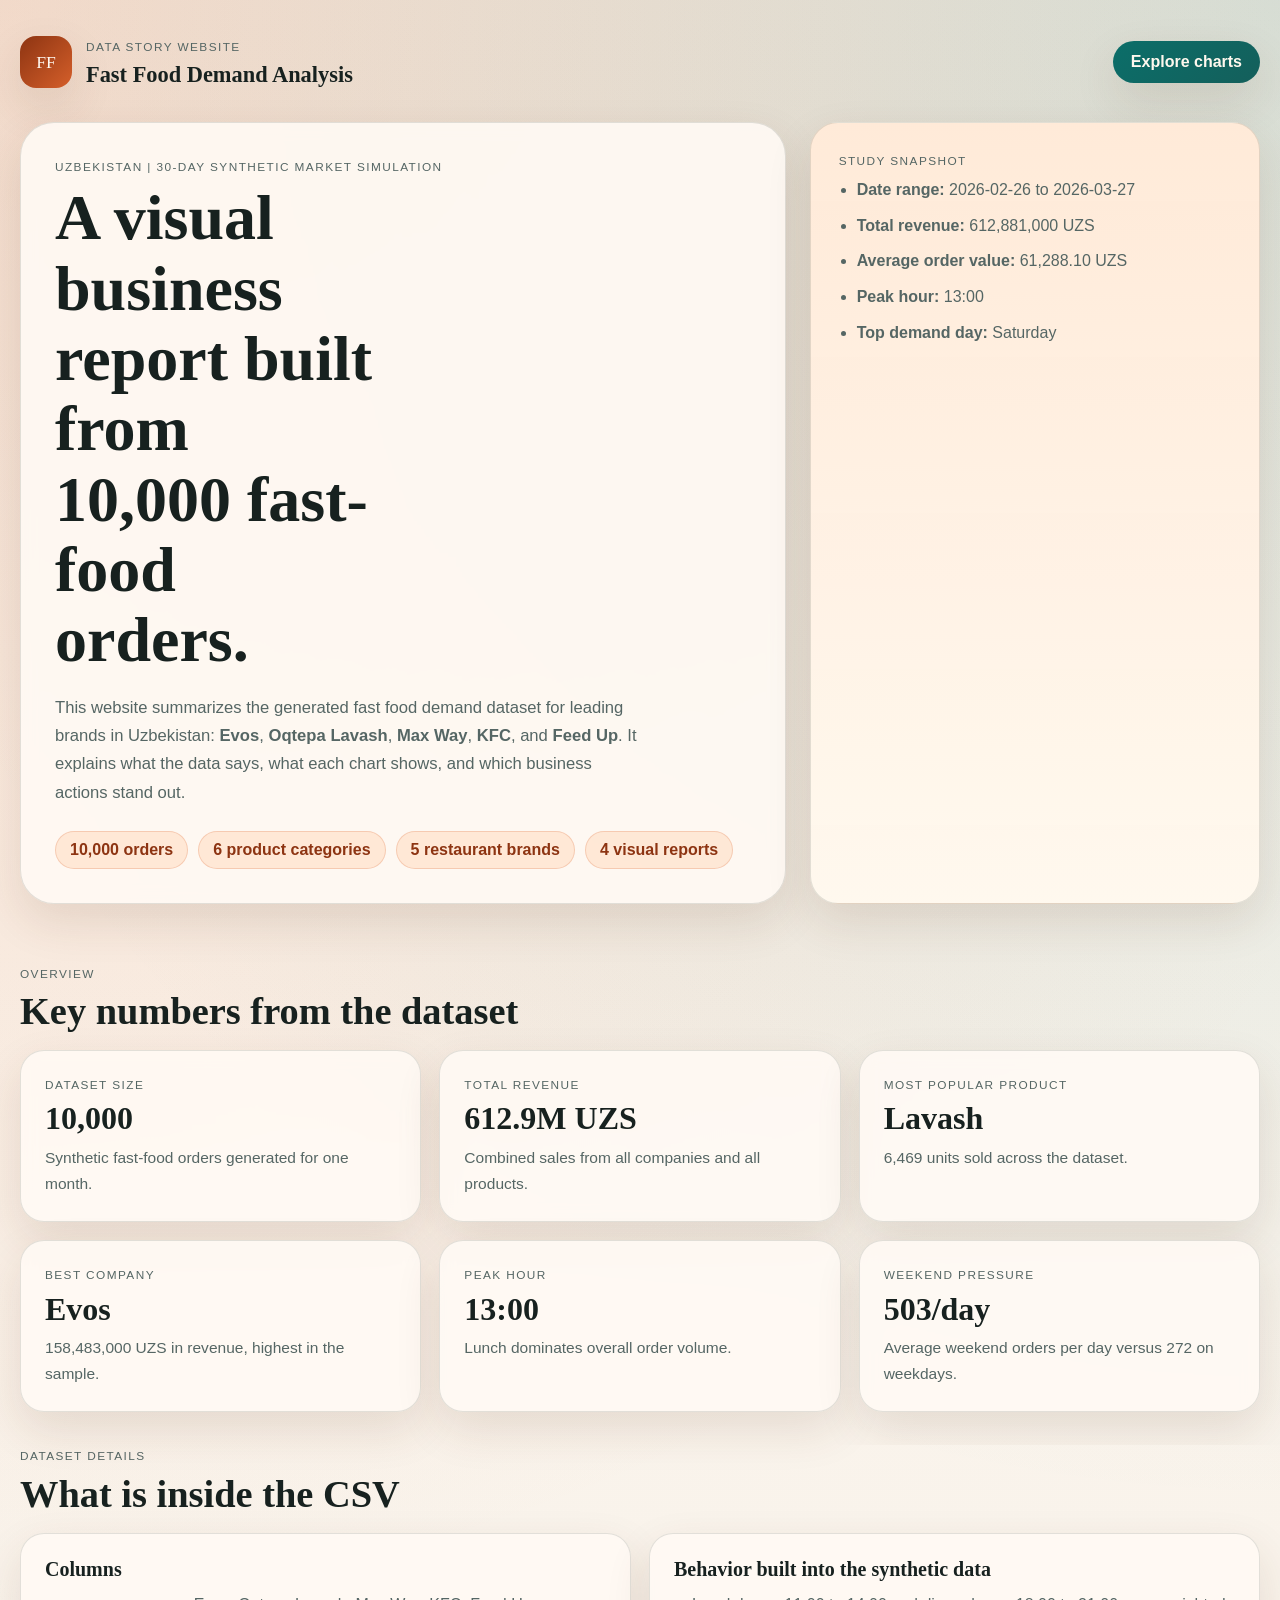
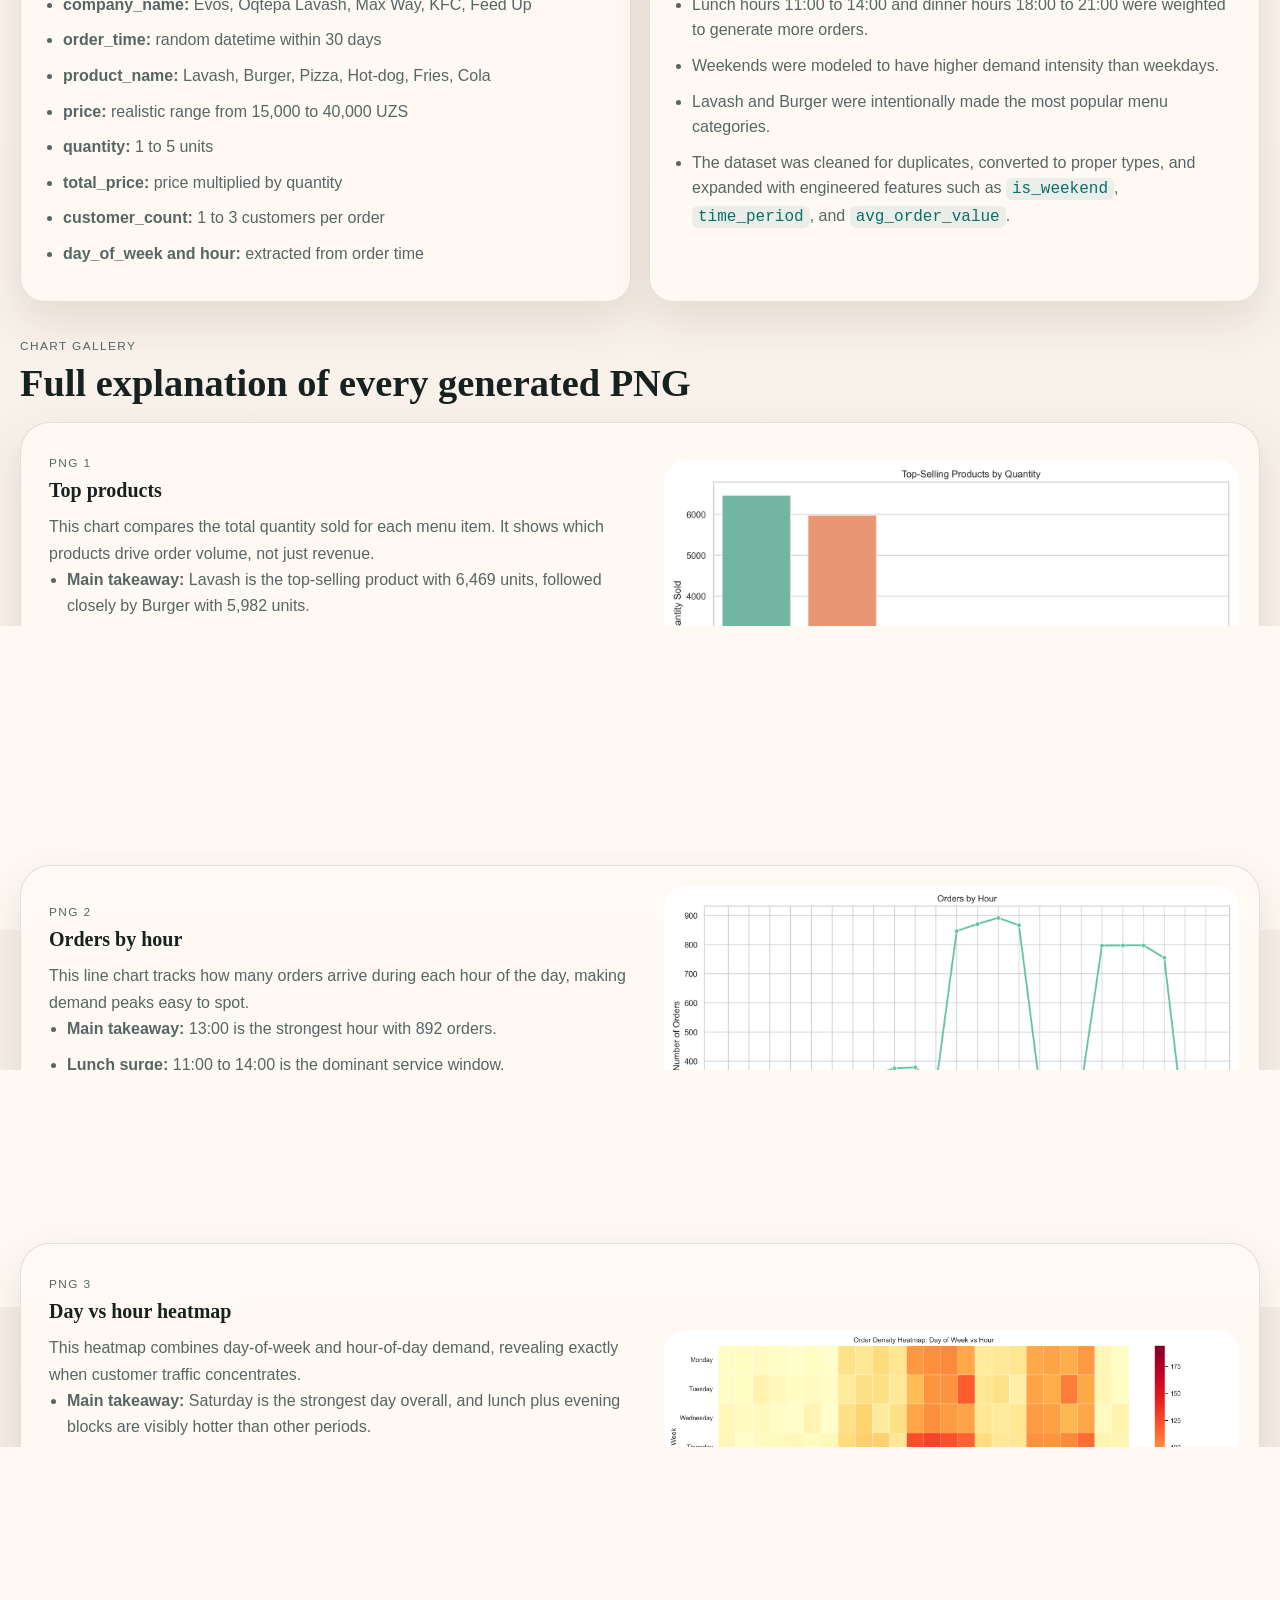
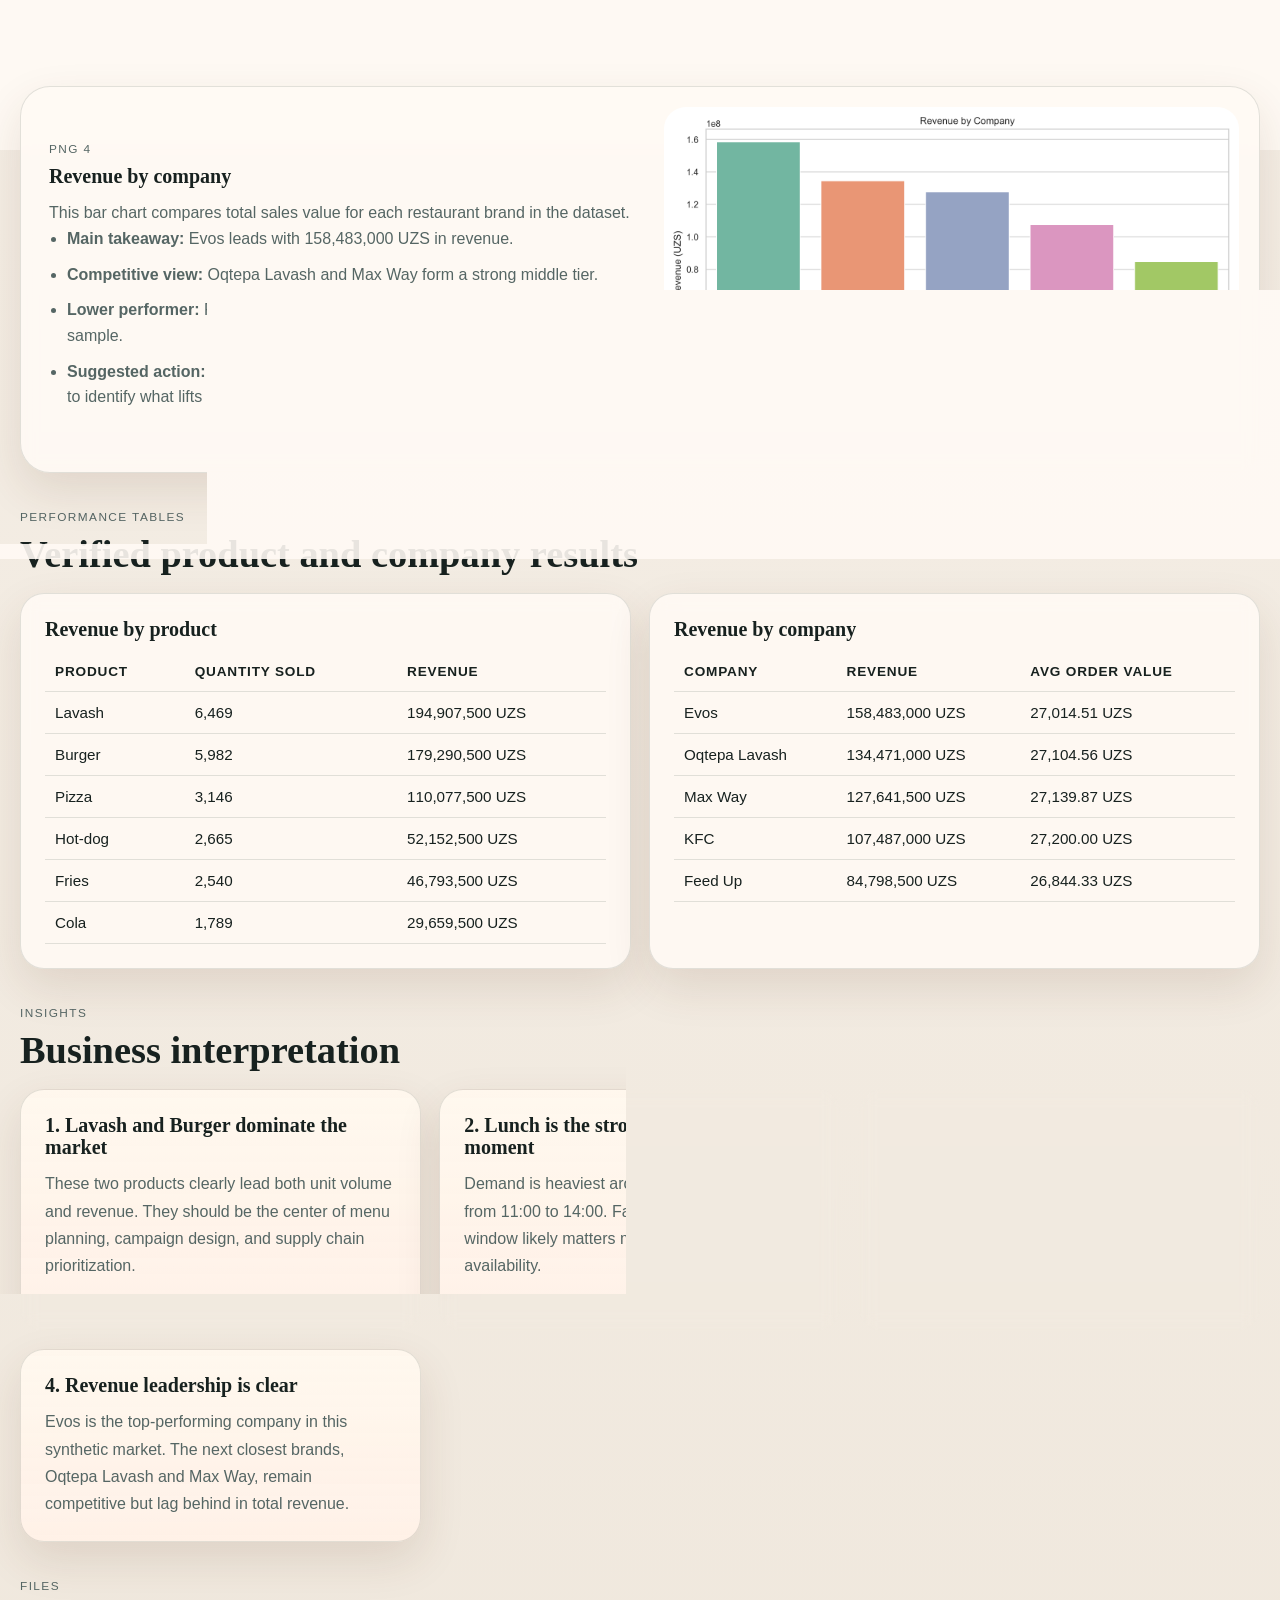
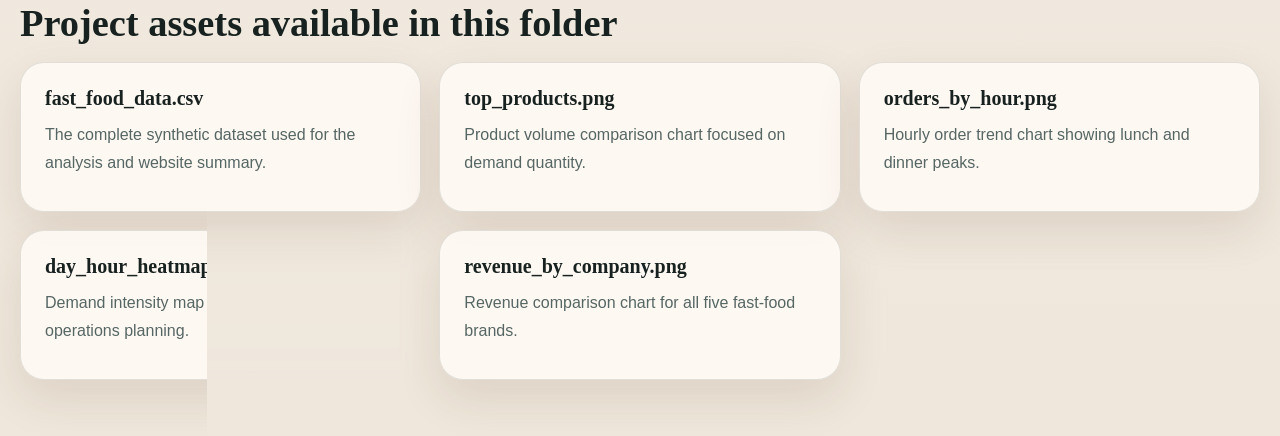
<file: index.html>
<!DOCTYPE html>
<html lang="en">
<head>
    <meta charset="UTF-8">
    <meta name="viewport" content="width=device-width, initial-scale=1.0">
    <title>Fast Food Demand Analysis | Uzbekistan Synthetic Dataset</title>
    <link rel="stylesheet" href="styles.css">
</head>
<body>
    <div class="page-shell">
        <header class="hero">
            <nav class="topbar">
                <div class="brand">
                    <span class="brand-mark">FF</span>
                    <div>
                        <p class="eyebrow">Data Story Website</p>
                        <h1>Fast Food Demand Analysis</h1>
                    </div>
                </div>
                <a class="cta-link" href="#charts">Explore charts</a>
            </nav>

            <div class="hero-grid">
                <section class="hero-copy">
                    <p class="section-tag">Uzbekistan | 30-day synthetic market simulation</p>
                    <h2>A visual business report built from 10,000 fast-food orders.</h2>
                    <p class="lead">
                        This website summarizes the generated fast food demand dataset for leading brands in Uzbekistan:
                        <strong>Evos</strong>, <strong>Oqtepa Lavash</strong>, <strong>Max Way</strong>, <strong>KFC</strong>, and <strong>Feed Up</strong>.
                        It explains what the data says, what each chart shows, and which business actions stand out.
                    </p>

                    <div class="hero-pills">
                        <span>10,000 orders</span>
                        <span>6 product categories</span>
                        <span>5 restaurant brands</span>
                        <span>4 visual reports</span>
                    </div>
                </section>

                <aside class="hero-panel">
                    <p class="panel-title">Study snapshot</p>
                    <ul class="snapshot-list">
                        <li><strong>Date range:</strong> 2026-02-26 to 2026-03-27</li>
                        <li><strong>Total revenue:</strong> 612,881,000 UZS</li>
                        <li><strong>Average order value:</strong> 61,288.10 UZS</li>
                        <li><strong>Peak hour:</strong> 13:00</li>
                        <li><strong>Top demand day:</strong> Saturday</li>
                    </ul>
                </aside>
            </div>
        </header>

        <main>
            <section class="metrics section-block" id="overview">
                <div class="section-heading">
                    <p class="section-tag">Overview</p>
                    <h3>Key numbers from the dataset</h3>
                </div>

                <div class="metric-grid">
                    <article class="metric-card">
                        <p class="metric-label">Dataset size</p>
                        <h4>10,000</h4>
                        <p class="metric-note">Synthetic fast-food orders generated for one month.</p>
                    </article>
                    <article class="metric-card">
                        <p class="metric-label">Total revenue</p>
                        <h4>612.9M UZS</h4>
                        <p class="metric-note">Combined sales from all companies and all products.</p>
                    </article>
                    <article class="metric-card">
                        <p class="metric-label">Most popular product</p>
                        <h4>Lavash</h4>
                        <p class="metric-note">6,469 units sold across the dataset.</p>
                    </article>
                    <article class="metric-card">
                        <p class="metric-label">Best company</p>
                        <h4>Evos</h4>
                        <p class="metric-note">158,483,000 UZS in revenue, highest in the sample.</p>
                    </article>
                    <article class="metric-card">
                        <p class="metric-label">Peak hour</p>
                        <h4>13:00</h4>
                        <p class="metric-note">Lunch dominates overall order volume.</p>
                    </article>
                    <article class="metric-card">
                        <p class="metric-label">Weekend pressure</p>
                        <h4>503/day</h4>
                        <p class="metric-note">Average weekend orders per day versus 272 on weekdays.</p>
                    </article>
                </div>
            </section>

            <section class="section-block">
                <div class="section-heading">
                    <p class="section-tag">Dataset details</p>
                    <h3>What is inside the CSV</h3>
                </div>

                <div class="two-column">
                    <article class="content-card">
                        <h4>Columns</h4>
                        <ul class="detail-list">
                            <li><strong>company_name:</strong> Evos, Oqtepa Lavash, Max Way, KFC, Feed Up</li>
                            <li><strong>order_time:</strong> random datetime within 30 days</li>
                            <li><strong>product_name:</strong> Lavash, Burger, Pizza, Hot-dog, Fries, Cola</li>
                            <li><strong>price:</strong> realistic range from 15,000 to 40,000 UZS</li>
                            <li><strong>quantity:</strong> 1 to 5 units</li>
                            <li><strong>total_price:</strong> price multiplied by quantity</li>
                            <li><strong>customer_count:</strong> 1 to 3 customers per order</li>
                            <li><strong>day_of_week and hour:</strong> extracted from order time</li>
                        </ul>
                    </article>

                    <article class="content-card">
                        <h4>Behavior built into the synthetic data</h4>
                        <ul class="detail-list">
                            <li>Lunch hours 11:00 to 14:00 and dinner hours 18:00 to 21:00 were weighted to generate more orders.</li>
                            <li>Weekends were modeled to have higher demand intensity than weekdays.</li>
                            <li>Lavash and Burger were intentionally made the most popular menu categories.</li>
                            <li>The dataset was cleaned for duplicates, converted to proper types, and expanded with engineered features such as <code>is_weekend</code>, <code>time_period</code>, and <code>avg_order_value</code>.</li>
                        </ul>
                    </article>
                </div>
            </section>

            <section class="section-block" id="charts">
                <div class="section-heading">
                    <p class="section-tag">Chart gallery</p>
                    <h3>Full explanation of every generated PNG</h3>
                </div>

                <div class="chart-grid">
                    <article class="chart-card">
                        <div class="chart-copy">
                            <p class="chart-kicker">PNG 1</p>
                            <h4>Top products</h4>
                            <p>
                                This chart compares the total quantity sold for each menu item. It shows which products drive order volume,
                                not just revenue.
                            </p>
                            <ul class="detail-list">
                                <li><strong>Main takeaway:</strong> Lavash is the top-selling product with 6,469 units, followed closely by Burger with 5,982 units.</li>
                                <li><strong>Operational meaning:</strong> Core ingredients for Lavash and Burger should receive the strongest inventory planning.</li>
                                <li><strong>Menu strategy:</strong> Pizza is a solid mid-tier product, while Cola has the weakest standalone volume.</li>
                                <li><strong>Suggested action:</strong> Promote Fries and Cola as bundle add-ons instead of relying on them as primary demand drivers.</li>
                            </ul>
                        </div>
                        <img src="top_products.png" alt="Bar chart showing top-selling products by quantity">
                    </article>

                    <article class="chart-card">
                        <div class="chart-copy">
                            <p class="chart-kicker">PNG 2</p>
                            <h4>Orders by hour</h4>
                            <p>
                                This line chart tracks how many orders arrive during each hour of the day, making demand peaks easy to spot.
                            </p>
                            <ul class="detail-list">
                                <li><strong>Main takeaway:</strong> 13:00 is the strongest hour with 892 orders.</li>
                                <li><strong>Lunch surge:</strong> 11:00 to 14:00 is the dominant service window.</li>
                                <li><strong>Dinner surge:</strong> 18:00 to 21:00 forms a second strong demand block.</li>
                                <li><strong>Suggested action:</strong> Schedule more staff, prep inventory, and launch timed campaigns around lunch and dinner.</li>
                            </ul>
                        </div>
                        <img src="orders_by_hour.png" alt="Line chart showing order count by hour">
                    </article>

                    <article class="chart-card">
                        <div class="chart-copy">
                            <p class="chart-kicker">PNG 3</p>
                            <h4>Day vs hour heatmap</h4>
                            <p>
                                This heatmap combines day-of-week and hour-of-day demand, revealing exactly when customer traffic concentrates.
                            </p>
                            <ul class="detail-list">
                                <li><strong>Main takeaway:</strong> Saturday is the strongest day overall, and lunch plus evening blocks are visibly hotter than other periods.</li>
                                <li><strong>Planning value:</strong> This chart is useful for workforce scheduling, stock replenishment, and targeted promotions.</li>
                                <li><strong>Pattern clarity:</strong> Quiet night hours contrast sharply with high-intensity lunch and dinner cells.</li>
                                <li><strong>Suggested action:</strong> Use the weekend lunch pattern for combo campaigns and fast-service readiness.</li>
                            </ul>
                        </div>
                        <img src="day_hour_heatmap.png" alt="Heatmap showing order density by day of week and hour">
                    </article>

                    <article class="chart-card">
                        <div class="chart-copy">
                            <p class="chart-kicker">PNG 4</p>
                            <h4>Revenue by company</h4>
                            <p>
                                This bar chart compares total sales value for each restaurant brand in the dataset.
                            </p>
                            <ul class="detail-list">
                                <li><strong>Main takeaway:</strong> Evos leads with 158,483,000 UZS in revenue.</li>
                                <li><strong>Competitive view:</strong> Oqtepa Lavash and Max Way form a strong middle tier.</li>
                                <li><strong>Lower performer:</strong> Feed Up generated the lowest revenue in this synthetic sample.</li>
                                <li><strong>Suggested action:</strong> Compare product mix and promotional timing of top brands to identify what lifts sales.</li>
                            </ul>
                        </div>
                        <img src="revenue_by_company.png" alt="Bar chart showing revenue by company">
                    </article>
                </div>
            </section>

            <section class="section-block">
                <div class="section-heading">
                    <p class="section-tag">Performance tables</p>
                    <h3>Verified product and company results</h3>
                </div>

                <div class="two-column">
                    <article class="content-card">
                        <h4>Revenue by product</h4>
                        <table>
                            <thead>
                                <tr>
                                    <th>Product</th>
                                    <th>Quantity sold</th>
                                    <th>Revenue</th>
                                </tr>
                            </thead>
                            <tbody>
                                <tr><td>Lavash</td><td>6,469</td><td>194,907,500 UZS</td></tr>
                                <tr><td>Burger</td><td>5,982</td><td>179,290,500 UZS</td></tr>
                                <tr><td>Pizza</td><td>3,146</td><td>110,077,500 UZS</td></tr>
                                <tr><td>Hot-dog</td><td>2,665</td><td>52,152,500 UZS</td></tr>
                                <tr><td>Fries</td><td>2,540</td><td>46,793,500 UZS</td></tr>
                                <tr><td>Cola</td><td>1,789</td><td>29,659,500 UZS</td></tr>
                            </tbody>
                        </table>
                    </article>

                    <article class="content-card">
                        <h4>Revenue by company</h4>
                        <table>
                            <thead>
                                <tr>
                                    <th>Company</th>
                                    <th>Revenue</th>
                                    <th>Avg order value</th>
                                </tr>
                            </thead>
                            <tbody>
                                <tr><td>Evos</td><td>158,483,000 UZS</td><td>27,014.51 UZS</td></tr>
                                <tr><td>Oqtepa Lavash</td><td>134,471,000 UZS</td><td>27,104.56 UZS</td></tr>
                                <tr><td>Max Way</td><td>127,641,500 UZS</td><td>27,139.87 UZS</td></tr>
                                <tr><td>KFC</td><td>107,487,000 UZS</td><td>27,200.00 UZS</td></tr>
                                <tr><td>Feed Up</td><td>84,798,500 UZS</td><td>26,844.33 UZS</td></tr>
                            </tbody>
                        </table>
                    </article>
                </div>
            </section>

            <section class="section-block">
                <div class="section-heading">
                    <p class="section-tag">Insights</p>
                    <h3>Business interpretation</h3>
                </div>

                <div class="insight-grid">
                    <article class="insight-card">
                        <h4>1. Lavash and Burger dominate the market</h4>
                        <p>
                            These two products clearly lead both unit volume and revenue. They should be the center of menu planning,
                            campaign design, and supply chain prioritization.
                        </p>
                    </article>
                    <article class="insight-card">
                        <h4>2. Lunch is the strongest commercial moment</h4>
                        <p>
                            Demand is heaviest around midday, especially from 11:00 to 14:00. Fast service during that window likely matters
                            more than late-night availability.
                        </p>
                    </article>
                    <article class="insight-card">
                        <h4>3. Weekends are stronger on a per-day basis</h4>
                        <p>
                            Weekend days average 503 orders and 30.76M UZS per day, while weekdays average 272 orders and 16.67M UZS per day.
                            Weekend operations should therefore be more heavily staffed.
                        </p>
                    </article>
                    <article class="insight-card">
                        <h4>4. Revenue leadership is clear</h4>
                        <p>
                            Evos is the top-performing company in this synthetic market. The next closest brands, Oqtepa Lavash and Max Way,
                            remain competitive but lag behind in total revenue.
                        </p>
                    </article>
                </div>
            </section>

            <section class="section-block">
                <div class="section-heading">
                    <p class="section-tag">Files</p>
                    <h3>Project assets available in this folder</h3>
                </div>

                <div class="file-grid">
                    <article class="file-card">
                        <h4>fast_food_data.csv</h4>
                        <p>The complete synthetic dataset used for the analysis and website summary.</p>
                    </article>
                    <article class="file-card">
                        <h4>top_products.png</h4>
                        <p>Product volume comparison chart focused on demand quantity.</p>
                    </article>
                    <article class="file-card">
                        <h4>orders_by_hour.png</h4>
                        <p>Hourly order trend chart showing lunch and dinner peaks.</p>
                    </article>
                    <article class="file-card">
                        <h4>day_hour_heatmap.png</h4>
                        <p>Demand intensity map by weekday and hour for operations planning.</p>
                    </article>
                    <article class="file-card">
                        <h4>revenue_by_company.png</h4>
                        <p>Revenue comparison chart for all five fast-food brands.</p>
                    </article>
                </div>
            </section>
        </main>
    </div>
</body>
</html>
</file>
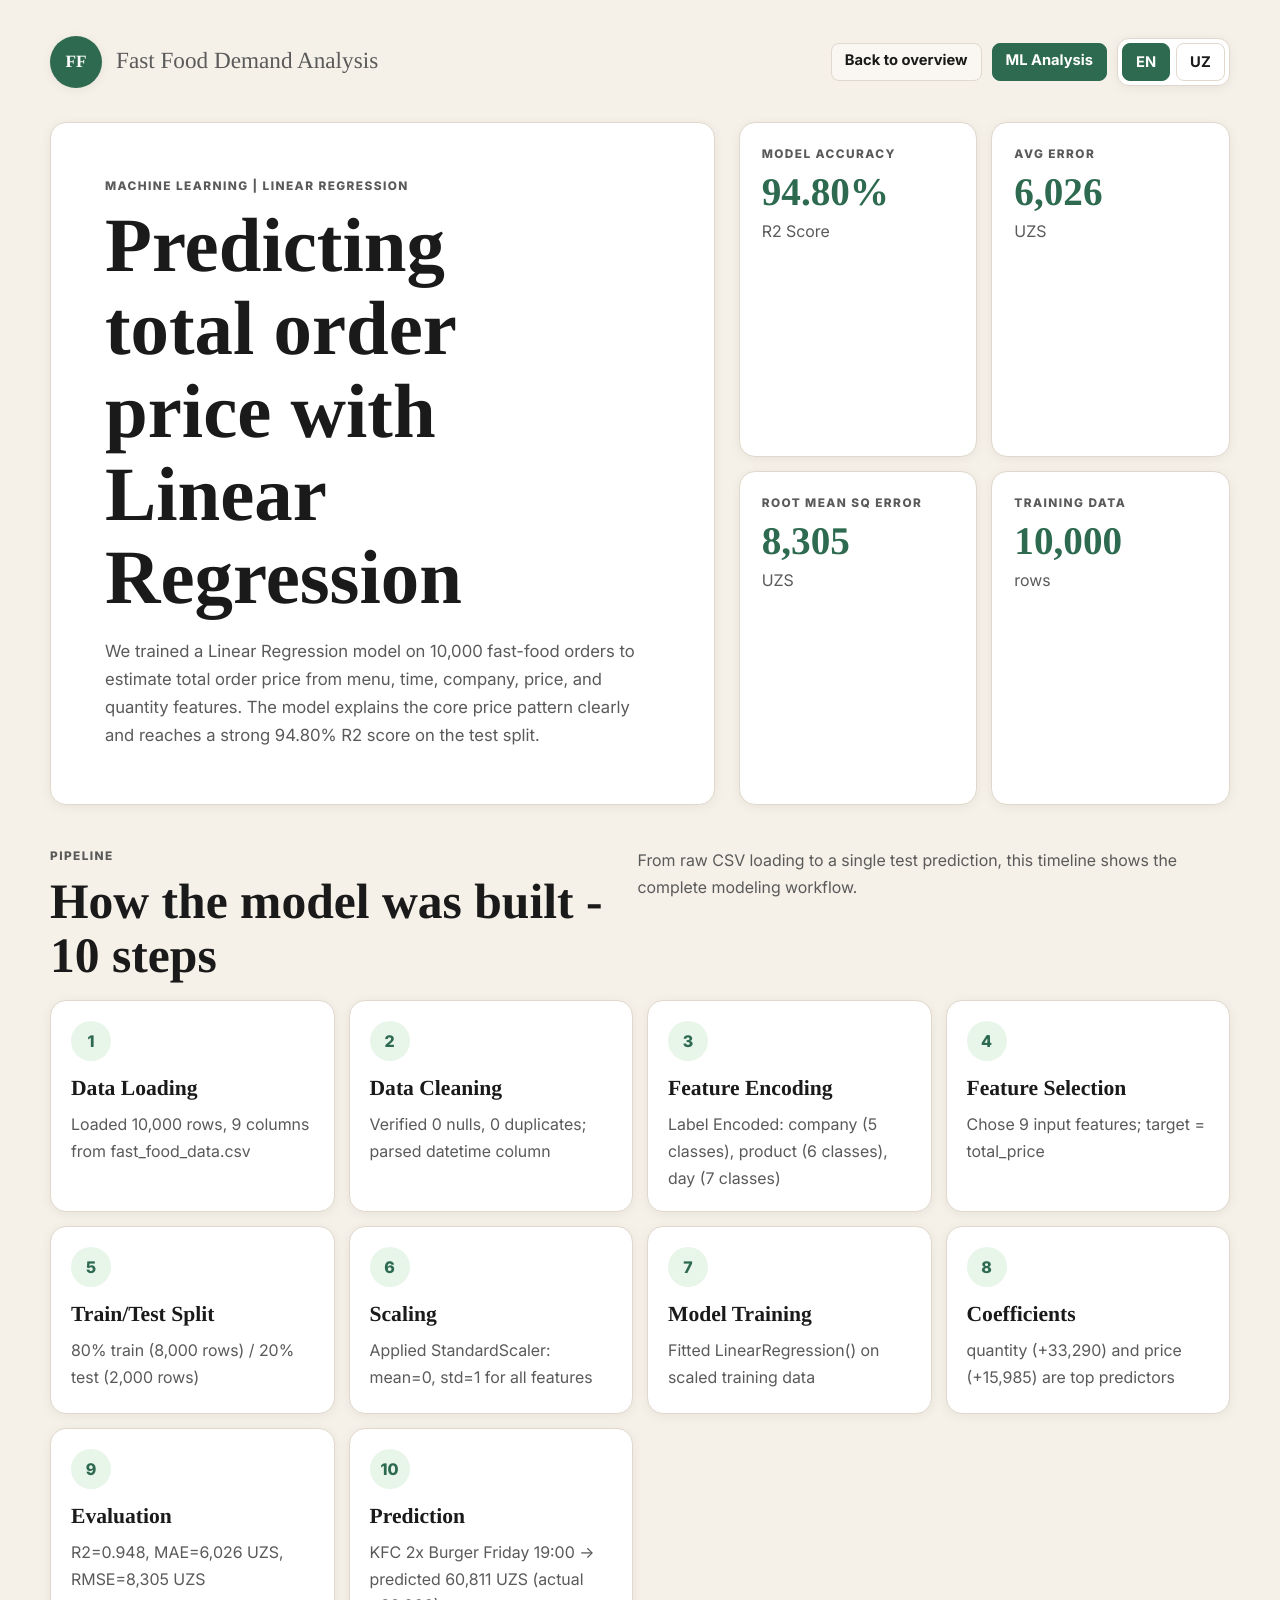
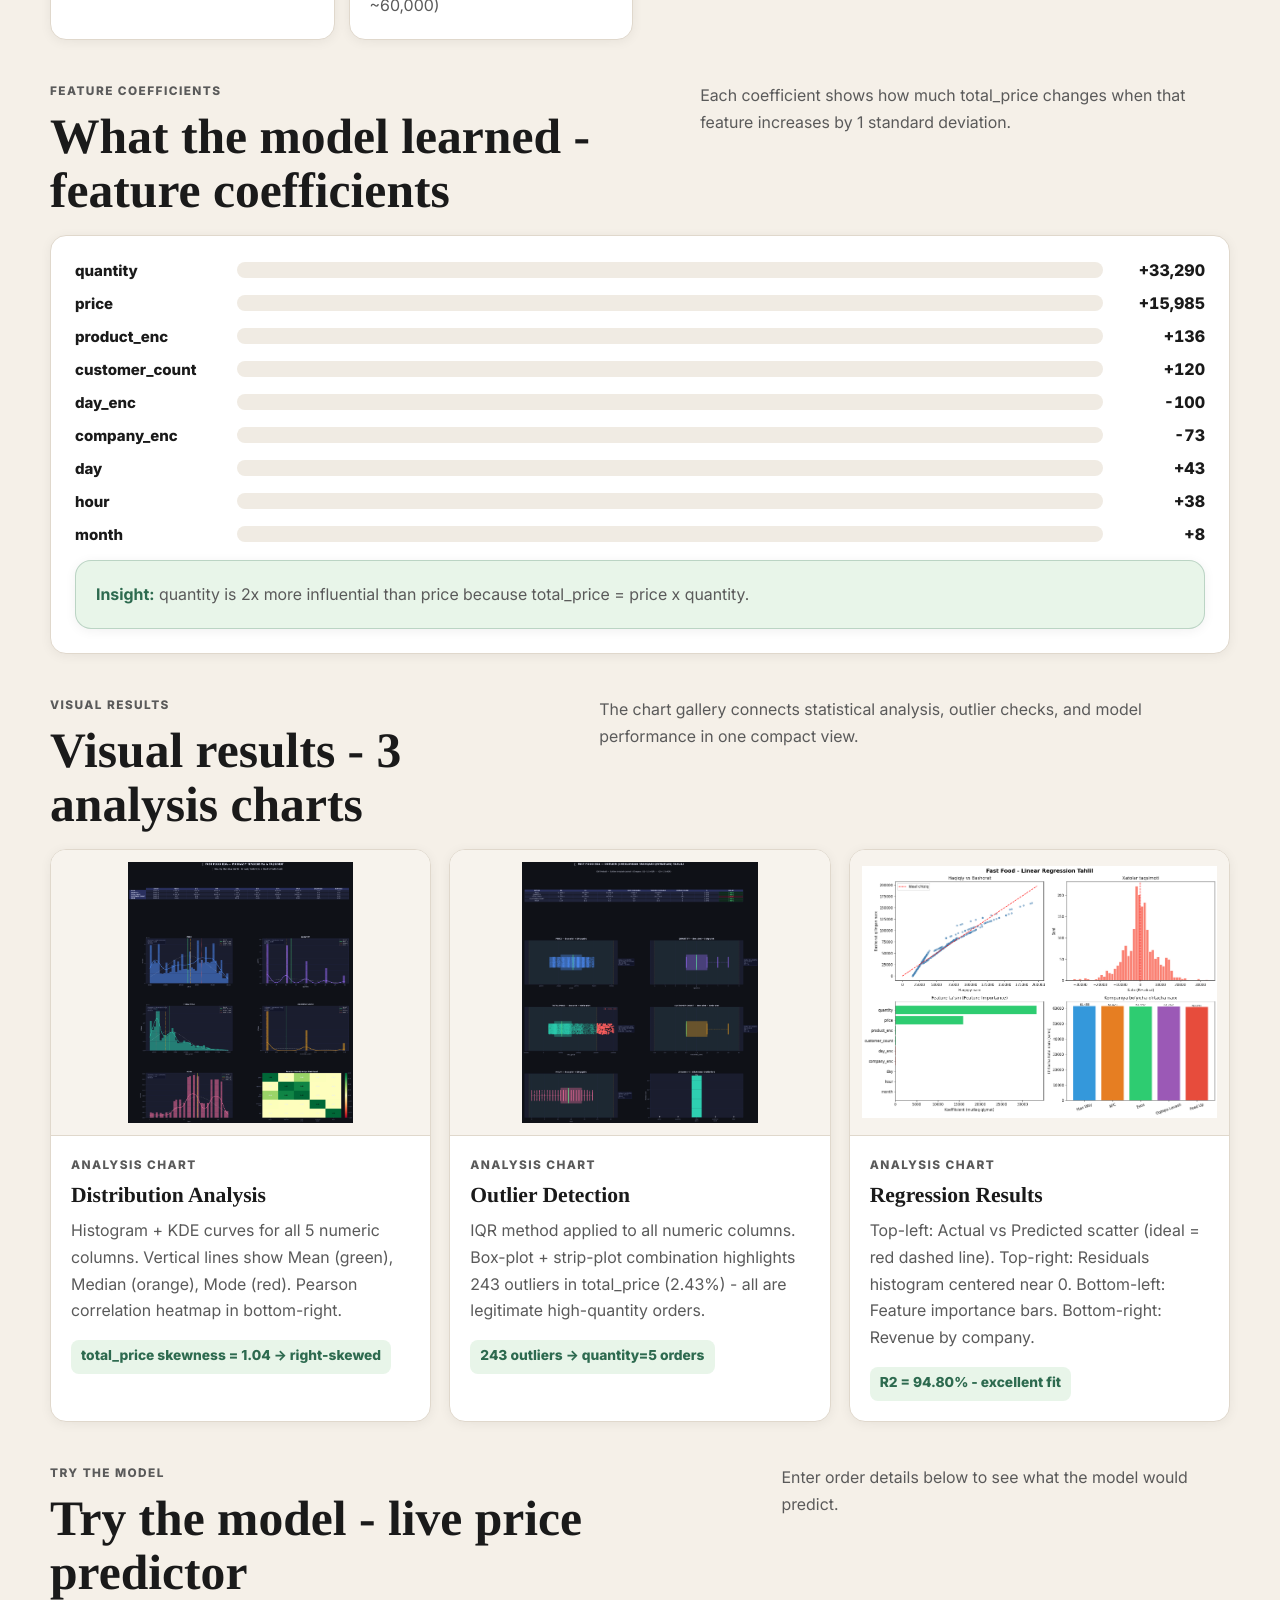
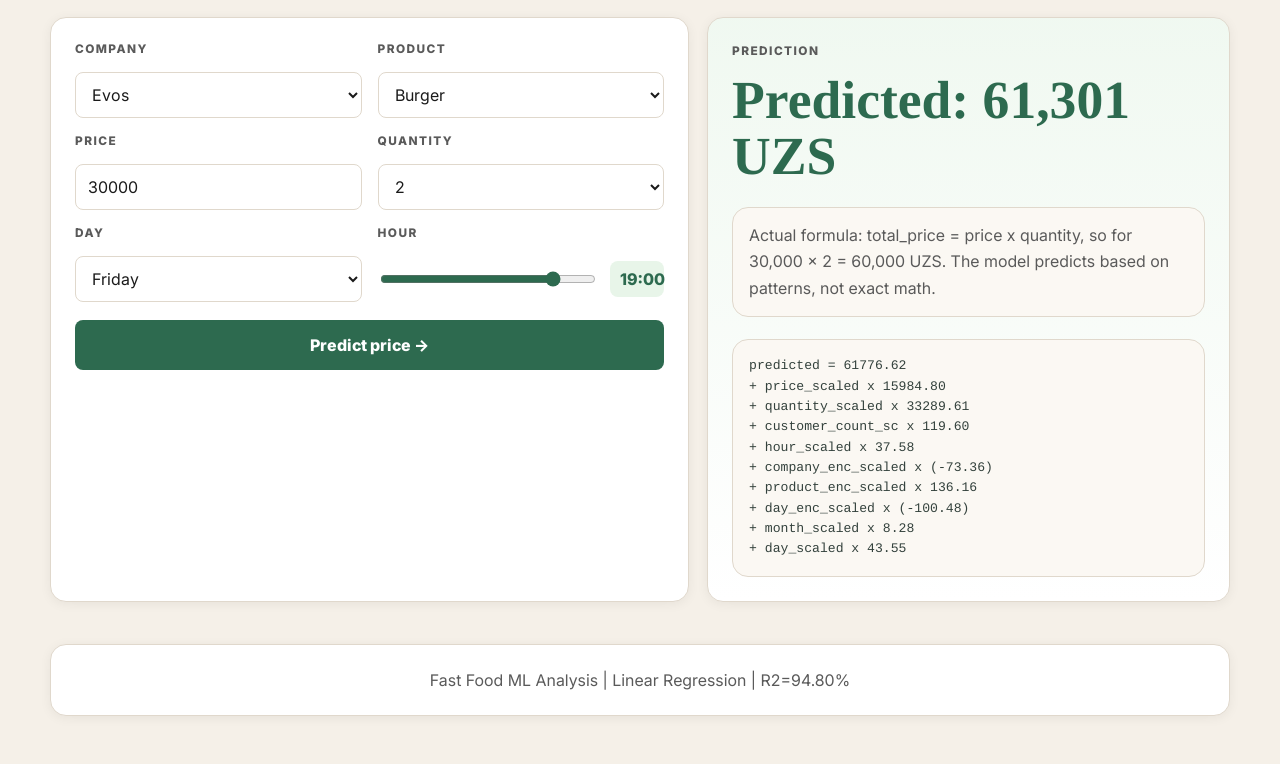
<file: ml_analysis.html>
<!DOCTYPE html>
<html lang="en">
<head>
    <meta charset="UTF-8">
    <meta name="viewport" content="width=device-width, initial-scale=1.0">
    <title>ML Analysis | Fast Food Demand Analysis</title>
    <link rel="preconnect" href="https://fonts.googleapis.com">
    <link rel="preconnect" href="https://fonts.gstatic.com" crossorigin>
    <link href="https://fonts.googleapis.com/css2?family=Inter:wght@400;500;600;700;800&display=swap" rel="stylesheet">
    <style>
        :root {
            --bg: #f5f0e8;
            --card: #ffffff;
            --text: #1a1a1a;
            --muted: #5a5a5a;
            --accent: #2d6a4f;
            --accent-light: #e8f5e9;
            --border: #e0d8cc;
            --danger: #d36a5f;
            --danger-light: #fff0ed;
            --shadow: 0 2px 12px rgba(0, 0, 0, 0.06);
            --radius-card: 16px;
            --radius-chip: 8px;
        }

        * {
            box-sizing: border-box;
        }

        html {
            scroll-behavior: smooth;
        }

        body {
            margin: 0;
            background: var(--bg);
            color: var(--text);
            font-family: "Inter", system-ui, sans-serif;
            text-rendering: geometricPrecision;
        }

        img {
            display: block;
            max-width: 100%;
        }

        a {
            color: inherit;
        }

        button,
        input,
        select {
            font: inherit;
        }

        .page-shell {
            width: min(1180px, calc(100% - 32px));
            margin: 0 auto;
            padding: 22px 0 48px;
        }

        .topbar {
            display: flex;
            align-items: center;
            justify-content: space-between;
            gap: 18px;
            padding: 14px 0 34px;
        }

        .brand {
            display: flex;
            align-items: center;
            gap: 14px;
            min-width: 0;
        }

        .brand-mark {
            width: 52px;
            height: 52px;
            border-radius: 50%;
            display: grid;
            place-items: center;
            flex: 0 0 auto;
            background: var(--accent);
            color: #fff;
            font-family: Georgia, "Times New Roman", serif;
            font-size: 1.08rem;
            font-weight: 700;
            box-shadow: var(--shadow);
        }

        .brand-title {
            margin: 0;
            font-family: Georgia, "Times New Roman", serif;
            font-size: clamp(1.1rem, 2vw, 1.45rem);
            line-height: 1.1;
        }

        .nav-actions {
            display: flex;
            align-items: center;
            justify-content: flex-end;
            flex-wrap: wrap;
            gap: 10px;
        }

        .nav-link,
        .lang-button {
            min-height: 38px;
            border: 1px solid var(--border);
            border-radius: var(--radius-chip);
            background: rgba(255, 255, 255, 0.5);
            color: var(--text);
            text-decoration: none;
            padding: 9px 13px;
            font-size: 0.92rem;
            font-weight: 700;
            line-height: 1;
            cursor: pointer;
        }

        .nav-link.active,
        .lang-button.active {
            border-color: var(--accent);
            background: var(--accent);
            color: #fff;
        }

        .language-toggle {
            display: inline-flex;
            gap: 6px;
            padding: 4px;
            border: 1px solid var(--border);
            border-radius: 12px;
            background: var(--card);
            box-shadow: var(--shadow);
        }

        .hero {
            display: grid;
            grid-template-columns: minmax(0, 1.15fr) minmax(280px, 0.85fr);
            gap: 24px;
            align-items: stretch;
        }

        .hero-copy,
        .metric-card,
        .step-card,
        .content-card,
        .chart-card,
        .predictor-card,
        .result-panel,
        .insight-card,
        .footer {
            background: var(--card);
            border: 1px solid var(--border);
            border-radius: var(--radius-card);
            box-shadow: var(--shadow);
        }

        .hero-copy {
            padding: clamp(28px, 5vw, 54px);
        }

        .hero-metrics {
            display: grid;
            grid-template-columns: repeat(2, minmax(0, 1fr));
            gap: 14px;
        }

        .section-tag,
        .metric-label,
        .chart-kicker,
        .field-label {
            margin: 0 0 8px;
            color: var(--muted);
            font-size: 0.74rem;
            font-weight: 800;
            letter-spacing: 0.12em;
            text-transform: uppercase;
        }

        h1,
        h2,
        h3,
        h4 {
            margin: 0;
            color: var(--text);
            font-family: Georgia, "Times New Roman", serif;
            line-height: 1.08;
            letter-spacing: 0;
        }

        h1 {
            max-width: 11ch;
            margin-bottom: 18px;
            font-size: clamp(2.7rem, 6vw, 5.8rem);
        }

        h2 {
            font-size: clamp(2rem, 4vw, 3.1rem);
        }

        h3 {
            font-size: 1.35rem;
        }

        h4 {
            font-size: 1.1rem;
        }

        p {
            margin: 0;
            color: var(--muted);
            line-height: 1.68;
        }

        .lead {
            max-width: 68ch;
            font-size: 1.05rem;
        }

        .metric-card {
            min-height: 150px;
            padding: 22px;
        }

        .metric-value {
            margin: 0 0 6px;
            color: var(--accent);
            font-family: Georgia, "Times New Roman", serif;
            font-size: clamp(1.8rem, 4vw, 2.45rem);
            font-weight: 700;
            line-height: 1;
        }

        .section-block {
            margin-top: 42px;
        }

        .section-heading {
            display: flex;
            justify-content: space-between;
            gap: 20px;
            margin-bottom: 18px;
        }

        .section-heading p:last-child {
            max-width: 64ch;
        }

        .pipeline-grid {
            display: grid;
            grid-template-columns: repeat(auto-fit, minmax(240px, 1fr));
            gap: 14px;
        }

        .step-card {
            min-height: 188px;
            padding: 20px;
            transition-delay: var(--delay, 0ms);
        }

        .step-number {
            width: 40px;
            height: 40px;
            margin-bottom: 16px;
            border-radius: 50%;
            display: grid;
            place-items: center;
            background: var(--accent-light);
            color: var(--accent);
            font-weight: 800;
        }

        .step-card h3 {
            margin-bottom: 10px;
        }

        .coefficient-card {
            padding: 24px;
        }

        .bar-list {
            display: grid;
            gap: 13px;
        }

        .bar-row {
            display: grid;
            grid-template-columns: 150px minmax(0, 1fr) 90px;
            gap: 12px;
            align-items: center;
        }

        .bar-label {
            color: var(--text);
            font-size: 0.94rem;
            font-weight: 800;
            overflow-wrap: anywhere;
        }

        .bar-track {
            height: 16px;
            overflow: hidden;
            border-radius: 999px;
            background: #f0ebe3;
        }

        .bar-fill {
            width: 0;
            height: 100%;
            border-radius: inherit;
            background: var(--accent);
            transition: width 900ms cubic-bezier(0.22, 1, 0.36, 1);
        }

        .bar-fill.negative {
            background: var(--danger);
        }

        .bar-value {
            color: var(--text);
            font-variant-numeric: tabular-nums;
            font-weight: 800;
            text-align: right;
        }

        .bar-list.visible-bars .bar-fill {
            width: var(--bar-width);
        }

        .insight-card {
            margin-top: 16px;
            padding: 20px;
            background: var(--accent-light);
            border-color: rgba(45, 106, 79, 0.24);
        }

        .insight-card strong {
            color: var(--accent);
        }

        .charts-grid {
            display: grid;
            grid-template-columns: repeat(3, minmax(0, 1fr));
            gap: 18px;
        }

        .chart-card {
            overflow: hidden;
        }

        .chart-media {
            overflow: hidden;
            border-bottom: 1px solid var(--border);
            background: #f7f3ed;
        }

        .chart-media img {
            width: 100%;
            aspect-ratio: 4 / 3;
            object-fit: contain;
            padding: 12px;
            transition: transform 0.3s ease;
        }

        .chart-card:hover .chart-media img {
            transform: scale(1.02);
        }

        .chart-body {
            padding: 20px;
        }

        .chart-body h3 {
            margin-bottom: 10px;
        }

        .badge {
            display: inline-flex;
            max-width: 100%;
            margin-top: 16px;
            padding: 8px 10px;
            border-radius: var(--radius-chip);
            background: var(--accent-light);
            color: var(--accent);
            font-size: 0.86rem;
            font-weight: 800;
            line-height: 1.3;
        }

        .predictor-layout {
            display: grid;
            grid-template-columns: minmax(0, 1.1fr) minmax(300px, 0.9fr);
            gap: 18px;
        }

        .predictor-card,
        .result-panel,
        .coefficient-card {
            background: var(--card);
            border: 1px solid var(--border);
            border-radius: var(--radius-card);
            box-shadow: var(--shadow);
        }

        .predictor-card {
            padding: 24px;
        }

        .form-grid {
            display: grid;
            grid-template-columns: repeat(2, minmax(0, 1fr));
            gap: 16px;
        }

        .field {
            display: grid;
            gap: 8px;
        }

        select,
        input[type="number"] {
            width: 100%;
            min-height: 46px;
            border: 1px solid var(--border);
            border-radius: var(--radius-chip);
            background: #fff;
            color: var(--text);
            padding: 10px 12px;
            outline: none;
        }

        select:focus,
        input[type="number"]:focus,
        input[type="range"]:focus {
            border-color: var(--accent);
            box-shadow: 0 0 0 3px rgba(45, 106, 79, 0.12);
        }

        .range-wrap {
            display: flex;
            align-items: center;
            gap: 12px;
            min-height: 46px;
        }

        input[type="range"] {
            width: 100%;
            accent-color: var(--accent);
        }

        .range-value {
            min-width: 54px;
            border-radius: var(--radius-chip);
            background: var(--accent-light);
            color: var(--accent);
            padding: 8px 10px;
            font-weight: 800;
            text-align: center;
        }

        .predict-button {
            width: 100%;
            min-height: 50px;
            margin-top: 18px;
            border: 0;
            border-radius: var(--radius-chip);
            background: var(--accent);
            color: #fff;
            font-weight: 800;
            cursor: pointer;
            transition: transform 0.2s ease, box-shadow 0.2s ease;
        }

        .predict-button:hover {
            transform: translateY(-1px);
            box-shadow: 0 8px 18px rgba(45, 106, 79, 0.2);
        }

        .result-panel {
            padding: 24px;
            display: flex;
            flex-direction: column;
            justify-content: space-between;
            gap: 22px;
            background:
                linear-gradient(180deg, rgba(232, 245, 233, 0.65), rgba(255, 255, 255, 0.95)),
                var(--card);
        }

        .result-value {
            margin-top: 10px;
            color: var(--accent);
            font-family: Georgia, "Times New Roman", serif;
            font-size: clamp(2rem, 5vw, 3.35rem);
            font-weight: 700;
            line-height: 1.05;
        }

        .formula {
            margin: 0;
            padding: 16px;
            overflow-x: auto;
            border: 1px solid var(--border);
            border-radius: var(--radius-card);
            background: #fbf8f3;
            color: #33413c;
            font-family: Consolas, "Courier New", monospace;
            font-size: 0.82rem;
            line-height: 1.55;
            white-space: pre;
        }

        .note {
            padding: 14px 16px;
            border-radius: var(--radius-card);
            background: #fbf8f3;
            border: 1px solid var(--border);
        }

        .footer {
            margin-top: 42px;
            padding: 22px;
            text-align: center;
        }

        .reveal {
            opacity: 0;
            transform: translateY(24px);
            transition: opacity 0.6s ease, transform 0.6s ease;
        }

        .reveal.visible {
            opacity: 1;
            transform: translateY(0);
        }

        @media (max-width: 980px) {
            .hero,
            .predictor-layout,
            .charts-grid {
                grid-template-columns: 1fr;
            }

            h1 {
                max-width: 14ch;
            }

            .section-heading {
                display: grid;
            }
        }

        @media (max-width: 720px) {
            .page-shell {
                width: min(100% - 20px, 1180px);
                padding-top: 12px;
            }

            .topbar {
                align-items: flex-start;
                flex-direction: column;
            }

            .nav-actions {
                justify-content: flex-start;
            }

            .hero-metrics,
            .form-grid {
                grid-template-columns: 1fr;
            }

            .bar-row {
                grid-template-columns: 1fr;
                gap: 7px;
            }

            .bar-value {
                text-align: left;
            }
        }
    </style>
</head>
<body>
    <div class="page-shell">
        <header>
            <nav class="topbar">
                <div class="brand">
                    <span class="brand-mark">FF</span>
                    <p class="brand-title" data-i18n="brandTitle">Fast Food Demand Analysis</p>
                </div>
                <div class="nav-actions">
                    <a class="nav-link" href="index.html" data-i18n="backLink">Back to overview</a>
                    <a class="nav-link active" href="ml_analysis.html" data-i18n="currentLink">ML Analysis</a>
                    <div class="language-toggle" aria-label="Language selector">
                        <button class="lang-button active" type="button" data-lang="en">EN</button>
                        <button class="lang-button" type="button" data-lang="uz">UZ</button>
                    </div>
                </div>
            </nav>

            <section class="hero reveal">
                <div class="hero-copy">
                    <p class="section-tag" data-i18n="heroTag">Machine Learning | Linear Regression</p>
                    <h1 data-i18n="heroTitle">Predicting total order price with Linear Regression</h1>
                    <p class="lead" data-i18n="heroLead">
                        We trained a Linear Regression model on 10,000 fast-food orders to estimate total order price from menu, time, company, price, and quantity features. The model explains the core price pattern clearly and reaches a strong 94.80% R2 score on the test split.
                    </p>
                </div>

                <div class="hero-metrics">
                    <article class="metric-card">
                        <p class="metric-label" data-i18n="metricAccuracy">Model accuracy</p>
                        <p class="metric-value">94.80%</p>
                        <p data-i18n="r2Label">R2 Score</p>
                    </article>
                    <article class="metric-card">
                        <p class="metric-label" data-i18n="metricMae">Avg error</p>
                        <p class="metric-value">6,026</p>
                        <p data-i18n="uzs">UZS</p>
                    </article>
                    <article class="metric-card">
                        <p class="metric-label" data-i18n="metricRmse">Root mean sq error</p>
                        <p class="metric-value">8,305</p>
                        <p data-i18n="uzs">UZS</p>
                    </article>
                    <article class="metric-card">
                        <p class="metric-label" data-i18n="metricDataset">Training data</p>
                        <p class="metric-value">10,000</p>
                        <p data-i18n="rows">rows</p>
                    </article>
                </div>
            </section>
        </header>

        <main>
            <section class="section-block reveal" id="pipeline">
                <div class="section-heading">
                    <div>
                        <p class="section-tag" data-i18n="pipelineTag">Pipeline</p>
                        <h2 data-i18n="pipelineTitle">How the model was built - 10 steps</h2>
                    </div>
                    <p data-i18n="pipelineLead">From raw CSV loading to a single test prediction, this timeline shows the complete modeling workflow.</p>
                </div>
                <div class="pipeline-grid" id="pipelineGrid"></div>
            </section>

            <section class="section-block reveal" id="coefficients">
                <div class="section-heading">
                    <div>
                        <p class="section-tag" data-i18n="coefficientsTag">Feature coefficients</p>
                        <h2 data-i18n="coefficientsTitle">What the model learned - feature coefficients</h2>
                    </div>
                    <p data-i18n="coefficientsLead">Each coefficient shows how much total_price changes when that feature increases by 1 standard deviation.</p>
                </div>
                <div class="coefficient-card">
                    <div class="bar-list" id="barList"></div>
                    <article class="insight-card">
                        <p data-i18n="coefficientInsight"><strong>Insight:</strong> quantity is 2x more influential than price because total_price = price x quantity.</p>
                    </article>
                </div>
            </section>

            <section class="section-block reveal" id="charts">
                <div class="section-heading">
                    <div>
                        <p class="section-tag" data-i18n="chartsTag">Visual results</p>
                        <h2 data-i18n="chartsTitle">Visual results - 3 analysis charts</h2>
                    </div>
                    <p data-i18n="chartsLead">The chart gallery connects statistical analysis, outlier checks, and model performance in one compact view.</p>
                </div>
                <div class="charts-grid" id="chartsGrid"></div>
            </section>

            <section class="section-block reveal" id="predictor">
                <div class="section-heading">
                    <div>
                        <p class="section-tag" data-i18n="predictorTag">Try the model</p>
                        <h2 data-i18n="predictorTitle">Try the model - live price predictor</h2>
                    </div>
                    <p data-i18n="predictorLead">Enter order details below to see what the model would predict.</p>
                </div>

                <div class="predictor-layout">
                    <form class="predictor-card" id="predictorForm">
                        <div class="form-grid">
                            <label class="field">
                                <span class="field-label" data-i18n="fieldCompany">Company</span>
                                <select id="company">
                                    <option value="0">Evos</option>
                                    <option value="1">Feed Up</option>
                                    <option value="2">KFC</option>
                                    <option value="3">Max Way</option>
                                    <option value="4">Oqtepa Lavash</option>
                                </select>
                            </label>
                            <label class="field">
                                <span class="field-label" data-i18n="fieldProduct">Product</span>
                                <select id="product">
                                    <option value="0">Burger</option>
                                    <option value="1">Cola</option>
                                    <option value="2">Fries</option>
                                    <option value="3">Hot-dog</option>
                                    <option value="4">Lavash</option>
                                    <option value="5">Pizza</option>
                                </select>
                            </label>
                            <label class="field">
                                <span class="field-label" data-i18n="fieldPrice">Price</span>
                                <input id="price" type="number" min="15000" max="40000" step="500" value="30000">
                            </label>
                            <label class="field">
                                <span class="field-label" data-i18n="fieldQuantity">Quantity</span>
                                <select id="quantity">
                                    <option value="1">1</option>
                                    <option value="2" selected>2</option>
                                    <option value="3">3</option>
                                    <option value="4">4</option>
                                    <option value="5">5</option>
                                </select>
                            </label>
                            <label class="field">
                                <span class="field-label" data-i18n="fieldDay">Day</span>
                                <select id="dayEnc">
                                    <option value="0" data-i18n-option="monday">Monday</option>
                                    <option value="1" data-i18n-option="tuesday">Tuesday</option>
                                    <option value="2" data-i18n-option="wednesday">Wednesday</option>
                                    <option value="3" data-i18n-option="thursday">Thursday</option>
                                    <option value="4" data-i18n-option="friday" selected>Friday</option>
                                    <option value="5" data-i18n-option="saturday">Saturday</option>
                                    <option value="6" data-i18n-option="sunday">Sunday</option>
                                </select>
                            </label>
                            <label class="field">
                                <span class="field-label" data-i18n="fieldHour">Hour</span>
                                <span class="range-wrap">
                                    <input id="hour" type="range" min="0" max="23" value="19">
                                    <span class="range-value" id="hourValue">19:00</span>
                                </span>
                            </label>
                        </div>
                        <button class="predict-button" type="submit" data-i18n="predictButton">Predict price -></button>
                    </form>

                    <aside class="result-panel">
                        <div>
                            <p class="section-tag" data-i18n="resultTag">Prediction</p>
                            <p class="result-value" id="predictionResult">Predicted: 0 UZS</p>
                        </div>
                        <p class="note" data-i18n="formulaNote">Actual formula: total_price = price x quantity, so for 30,000 x 2 = 60,000 UZS. The model predicts based on patterns, not exact math.</p>
                        <pre class="formula" data-i18n="formulaText">predicted = 61776.62
+ price_scaled x 15984.80
+ quantity_scaled x 33289.61
+ customer_count_sc x 119.60
+ hour_scaled x 37.58
+ company_enc_scaled x (-73.36)
+ product_enc_scaled x 136.16
+ day_enc_scaled x (-100.48)
+ month_scaled x 8.28
+ day_scaled x 43.55</pre>
                    </aside>
                </div>
            </section>
        </main>

        <footer class="footer reveal">
            <p data-i18n="footerText">Fast Food ML Analysis | Linear Regression | R2=94.80%</p>
        </footer>
    </div>

    <script>
        const i18n = {
            en: {
                brandTitle: "Fast Food Demand Analysis",
                backLink: "Back to overview",
                currentLink: "ML Analysis",
                heroTag: "Machine Learning | Linear Regression",
                heroTitle: "Predicting total order price with Linear Regression",
                heroLead: "We trained a Linear Regression model on 10,000 fast-food orders to estimate total order price from menu, time, company, price, and quantity features. The model explains the core price pattern clearly and reaches a strong 94.80% R2 score on the test split.",
                metricAccuracy: "Model accuracy",
                metricMae: "Avg error",
                metricRmse: "Root mean sq error",
                metricDataset: "Training data",
                r2Label: "R2 Score",
                uzs: "UZS",
                rows: "rows",
                pipelineTag: "Pipeline",
                pipelineTitle: "How the model was built - 10 steps",
                pipelineLead: "From raw CSV loading to a single test prediction, this timeline shows the complete modeling workflow.",
                coefficientsTag: "Feature coefficients",
                coefficientsTitle: "What the model learned - feature coefficients",
                coefficientsLead: "Each coefficient shows how much total_price changes when that feature increases by 1 standard deviation.",
                coefficientInsight: "<strong>Insight:</strong> quantity is 2x more influential than price because total_price = price x quantity.",
                chartsTag: "Visual results",
                chartsTitle: "Visual results - 3 analysis charts",
                chartsLead: "The chart gallery connects statistical analysis, outlier checks, and model performance in one compact view.",
                chartKicker: "Analysis chart",
                predictorTag: "Try the model",
                predictorTitle: "Try the model - live price predictor",
                predictorLead: "Enter order details below to see what the model would predict.",
                fieldCompany: "Company",
                fieldProduct: "Product",
                fieldPrice: "Price",
                fieldQuantity: "Quantity",
                fieldDay: "Day",
                fieldHour: "Hour",
                predictButton: "Predict price ->",
                resultTag: "Prediction",
                predictedPrefix: "Predicted",
                formulaNote: "Actual formula: total_price = price x quantity, so for 30,000 x 2 = 60,000 UZS. The model predicts based on patterns, not exact math.",
                formulaText: "predicted = 61776.62\n+ price_scaled x 15984.80\n+ quantity_scaled x 33289.61\n+ customer_count_sc x 119.60\n+ hour_scaled x 37.58\n+ company_enc_scaled x (-73.36)\n+ product_enc_scaled x 136.16\n+ day_enc_scaled x (-100.48)\n+ month_scaled x 8.28\n+ day_scaled x 43.55",
                footerText: "Fast Food ML Analysis | Linear Regression | R2=94.80%",
                monday: "Monday",
                tuesday: "Tuesday",
                wednesday: "Wednesday",
                thursday: "Thursday",
                friday: "Friday",
                saturday: "Saturday",
                sunday: "Sunday"
            },
            uz: {
                brandTitle: "Fast Food Demand Analysis",
                backLink: "Umumiy ko'rinishga qaytish",
                currentLink: "ML tahlil",
                heroTag: "Machine Learning | Linear Regression",
                heroTitle: "Buyurtma narxini bashorat qilish: Linear Regression",
                heroLead: "Biz 10,000 ta fast-food buyurtmasi asosida Linear Regression modelini o'qitdik. Model menyu, vaqt, kompaniya, narx va miqdor belgilaridan umumiy buyurtma narxini hisoblaydi hamda test qismida 94.80% R2 natijaga erishadi.",
                metricAccuracy: "Model aniqligi",
                metricMae: "O'rtacha xato",
                metricRmse: "Kvadratik o'rtacha xato",
                metricDataset: "O'qitish ma'lumoti",
                r2Label: "R2 ko'rsatkichi",
                uzs: "UZS",
                rows: "qator",
                pipelineTag: "Jarayon",
                pipelineTitle: "Model qanday qurildi - 10 bosqich",
                pipelineLead: "CSV faylni yuklashdan bitta test bashoratigacha bo'lgan to'liq model qurish jarayoni.",
                coefficientsTag: "Feature koeffitsientlari",
                coefficientsTitle: "Model nima o'rgandi - feature koeffitsientlari",
                coefficientsLead: "Har bir koeffitsient feature 1 standart og'ishga oshganda total_price qancha o'zgarishini ko'rsatadi.",
                coefficientInsight: "<strong>Xulosa:</strong> quantity price ga qaraganda 2x kuchliroq ta'sir qiladi, chunki total_price = price x quantity.",
                chartsTag: "Vizual natijalar",
                chartsTitle: "Vizual natijalar - 3 ta tahlil grafigi",
                chartsLead: "Grafiklar statistik tahlil, outlier tekshiruvi va model sifatini ixcham ko'rinishda birlashtiradi.",
                chartKicker: "Tahlil grafigi",
                predictorTag: "Modelni sinab ko'ring",
                predictorTitle: "Modelni sinab ko'ring - jonli narx bashorati",
                predictorLead: "Model qanday narx bashorat qilishini ko'rish uchun buyurtma ma'lumotlarini kiriting.",
                fieldCompany: "Kompaniya",
                fieldProduct: "Mahsulot",
                fieldPrice: "Narx",
                fieldQuantity: "Miqdor",
                fieldDay: "Kun",
                fieldHour: "Soat",
                predictButton: "Narxni bashorat qil ->",
                resultTag: "Bashorat",
                predictedPrefix: "Bashorat",
                formulaNote: "Asl formula: total_price = price x quantity, masalan 30,000 x 2 = 60,000 UZS. Model aniq matematik ko'paytirishdan emas, ma'lumotdagi naqshlardan foydalanadi.",
                formulaText: "predicted = 61776.62\n+ price_scaled x 15984.80\n+ quantity_scaled x 33289.61\n+ customer_count_sc x 119.60\n+ hour_scaled x 37.58\n+ company_enc_scaled x (-73.36)\n+ product_enc_scaled x 136.16\n+ day_enc_scaled x (-100.48)\n+ month_scaled x 8.28\n+ day_scaled x 43.55",
                footerText: "Fast Food ML Analysis | Linear Regression | R2=94.80%",
                monday: "Dushanba",
                tuesday: "Seshanba",
                wednesday: "Chorshanba",
                thursday: "Payshanba",
                friday: "Juma",
                saturday: "Shanba",
                sunday: "Yakshanba"
            }
        };

        const steps = [
            { enName: "Data Loading", uzName: "Ma'lumot yuklash", enText: "Loaded 10,000 rows, 9 columns from fast_food_data.csv", uzText: "fast_food_data.csv faylidan 10,000 qator va 9 ustun yuklandi" },
            { enName: "Data Cleaning", uzName: "Tozalash", enText: "Verified 0 nulls, 0 duplicates; parsed datetime column", uzText: "0 null va 0 dublikat tasdiqlandi; datetime ustuni ajratildi" },
            { enName: "Feature Encoding", uzName: "Encoding", enText: "Label Encoded: company (5 classes), product (6 classes), day (7 classes)", uzText: "Label Encoding: company (5 sinf), product (6 sinf), day (7 sinf)" },
            { enName: "Feature Selection", uzName: "Feature tanlash", enText: "Chose 9 input features; target = total_price", uzText: "9 ta input feature tanlandi; target = total_price" },
            { enName: "Train/Test Split", uzName: "Train/Test", enText: "80% train (8,000 rows) / 20% test (2,000 rows)", uzText: "80% train (8,000 qator) / 20% test (2,000 qator)" },
            { enName: "Scaling", uzName: "Normallashtirish", enText: "Applied StandardScaler: mean=0, std=1 for all features", uzText: "Barcha feature uchun StandardScaler qo'llandi: mean=0, std=1" },
            { enName: "Model Training", uzName: "Model o'qitish", enText: "Fitted LinearRegression() on scaled training data", uzText: "LinearRegression() scaled train ma'lumotida o'qitildi" },
            { enName: "Coefficients", uzName: "Koeffitsientlar", enText: "quantity (+33,290) and price (+15,985) are top predictors", uzText: "quantity (+33,290) va price (+15,985) eng kuchli bashoratchilar" },
            { enName: "Evaluation", uzName: "Baholash", enText: "R2=0.948, MAE=6,026 UZS, RMSE=8,305 UZS", uzText: "R2=0.948, MAE=6,026 UZS, RMSE=8,305 UZS" },
            { enName: "Prediction", uzName: "Bashorat", enText: "KFC 2x Burger Friday 19:00 -> predicted 60,811 UZS (actual ~60,000)", uzText: "KFC 2x Burger Juma 19:00 -> bashorat 60,811 UZS (real ~60,000)" }
        ];

        const coefficients = [
            { feature: "quantity", value: 33290 },
            { feature: "price", value: 15985 },
            { feature: "product_enc", value: 136 },
            { feature: "customer_count", value: 120 },
            { feature: "day_enc", value: -100 },
            { feature: "company_enc", value: -73 },
            { feature: "day", value: 43 },
            { feature: "hour", value: 38 },
            { feature: "month", value: 8 }
        ];

        const charts = [
            {
                image: "eda_sheet1_distribution.png",
                enTitle: "Distribution Analysis",
                uzTitle: "Taqsimot tahlili",
                enText: "Histogram + KDE curves for all 5 numeric columns. Vertical lines show Mean (green), Median (orange), Mode (red). Pearson correlation heatmap in bottom-right.",
                uzText: "5 ta raqamli ustun uchun histogram va KDE egri chiziqlari. Vertikal chiziqlar Mean (yashil), Median (to'q sariq), Mode (qizil) ni ko'rsatadi. Past o'ngda Pearson correlation heatmap bor.",
                enBadge: "total_price skewness = 1.04 -> right-skewed",
                uzBadge: "total_price skewness = 1.04 -> o'ngga og'gan"
            },
            {
                image: "eda_sheet2_outliers.png",
                enTitle: "Outlier Detection",
                uzTitle: "Cheklovdan tashqari qiymatlar",
                enText: "IQR method applied to all numeric columns. Box-plot + strip-plot combination highlights 243 outliers in total_price (2.43%) - all are legitimate high-quantity orders.",
                uzText: "Barcha raqamli ustunlarga IQR metodi qo'llandi. Box-plot va strip-plot total_price dagi 243 outlierni (2.43%) ko'rsatadi - barchasi miqdori yuqori haqiqiy buyurtmalar.",
                enBadge: "243 outliers -> quantity=5 orders",
                uzBadge: "243 outlier -> quantity=5 buyurtmalar"
            },
            {
                image: "linear_regression_results.png",
                enTitle: "Regression Results",
                uzTitle: "Regressiya natijalari",
                enText: "Top-left: Actual vs Predicted scatter (ideal = red dashed line). Top-right: Residuals histogram centered near 0. Bottom-left: Feature importance bars. Bottom-right: Revenue by company.",
                uzText: "Yuqori chap: Actual vs Predicted scatter (ideal = qizil kesik chiziq). Yuqori o'ng: residual histogram 0 atrofida. Past chap: feature importance barlari. Past o'ng: kompaniya bo'yicha revenue.",
                enBadge: "R2 = 94.80% - excellent fit",
                uzBadge: "R2 = 94.80% - juda yaxshi moslashuv"
            }
        ];

        const scaler = {
            means: { price: 27069.05, quantity: 2.2591, customer_count: 1.4971, hour: 14.04, company_enc: 2.02, product_enc: 2.47, day_enc: 3.01, month: 3.0, day: 14.0 },
            stds: { price: 7080.41, quantity: 1.2182, customer_count: 0.6778, hour: 5.2296, company_enc: 1.415, product_enc: 1.755, day_enc: 2.01, month: 0.001, day: 8.8 },
            coefficients: { price: 15984.80, quantity: 33289.61, customer_count: 119.60, hour: 37.58, company_enc: -73.36, product_enc: 136.16, day_enc: -100.48, month: 8.28, day: 43.55 },
            intercept: 61776.62
        };

        let currentLang = "en";
        let lastPrediction = 0;

        const formatNumber = (value) => Math.round(value).toLocaleString("uz-UZ");

        // Builds the pipeline timeline from bilingual data.
        function renderSteps() {
            const grid = document.getElementById("pipelineGrid");
            grid.innerHTML = steps.map((step, index) => `
                <article class="step-card reveal" style="--delay:${index * 100}ms">
                    <span class="step-number">${index + 1}</span>
                    <h3>${currentLang === "en" ? step.enName : step.uzName}</h3>
                    <p>${currentLang === "en" ? step.enText : step.uzText}</p>
                </article>
            `).join("");
            observeRevealItems();
        }

        // Builds the CSS bar chart and keeps animation target widths in custom properties.
        function renderCoefficients() {
            const max = Math.max(...coefficients.map((item) => Math.abs(item.value)));
            const list = document.getElementById("barList");
            list.innerHTML = coefficients.map((item) => {
                const width = Math.max(2, (Math.abs(item.value) / max) * 100).toFixed(2);
                const sign = item.value >= 0 ? "+" : "-";
                const value = `${sign}${formatNumber(Math.abs(item.value))}`;
                return `
                    <div class="bar-row">
                        <span class="bar-label">${item.feature}</span>
                        <span class="bar-track">
                            <span class="bar-fill ${item.value < 0 ? "negative" : ""}" style="--bar-width:${width}%"></span>
                        </span>
                        <span class="bar-value">${value}</span>
                    </div>
                `;
            }).join("");
            observeBarList();
        }

        // Builds chart cards from one data source so EN and UZ text stay in sync.
        function renderCharts() {
            const grid = document.getElementById("chartsGrid");
            grid.innerHTML = charts.map((chart) => `
                <article class="chart-card">
                    <div class="chart-media">
                        <img src="${chart.image}" alt="${currentLang === "en" ? chart.enTitle : chart.uzTitle}">
                    </div>
                    <div class="chart-body">
                        <p class="chart-kicker">${i18n[currentLang].chartKicker}</p>
                        <h3>${currentLang === "en" ? chart.enTitle : chart.uzTitle}</h3>
                        <p>${currentLang === "en" ? chart.enText : chart.uzText}</p>
                        <span class="badge">${currentLang === "en" ? chart.enBadge : chart.uzBadge}</span>
                    </div>
                </article>
            `).join("");
        }

        // Swaps every visible static text node controlled by data attributes.
        function applyLanguage(lang) {
            currentLang = lang;
            document.documentElement.lang = lang;
            document.querySelectorAll("[data-i18n]").forEach((element) => {
                const key = element.dataset.i18n;
                if (!i18n[lang][key]) return;
                if (element.dataset.i18n === "coefficientInsight") {
                    element.innerHTML = i18n[lang][key];
                } else {
                    element.textContent = i18n[lang][key];
                }
            });
            document.querySelectorAll("[data-i18n-option]").forEach((option) => {
                option.textContent = i18n[lang][option.dataset.i18nOption];
            });
            document.querySelectorAll(".lang-button").forEach((button) => {
                button.classList.toggle("active", button.dataset.lang === lang);
            });
            renderSteps();
            renderCharts();
            updatePredictionText(lastPrediction);
        }

        // Calculates the hardcoded Linear Regression equation with StandardScaler values.
        function calculatePrediction() {
            const values = {
                price: Number(document.getElementById("price").value),
                quantity: Number(document.getElementById("quantity").value),
                customer_count: Math.min(3, Number(document.getElementById("quantity").value)),
                hour: Number(document.getElementById("hour").value),
                company_enc: Number(document.getElementById("company").value),
                product_enc: Number(document.getElementById("product").value),
                day_enc: Number(document.getElementById("dayEnc").value),
                month: 3,
                day: 14
            };

            return Object.keys(scaler.coefficients).reduce((total, key) => {
                const scaledValue = (values[key] - scaler.means[key]) / scaler.stds[key];
                return total + scaledValue * scaler.coefficients[key];
            }, scaler.intercept);
        }

        // Updates the visible result without animation, useful after language changes.
        function updatePredictionText(value) {
            document.getElementById("predictionResult").textContent = `${i18n[currentLang].predictedPrefix}: ${formatNumber(value)} UZS`;
        }

        // Animates the prediction number from 0 to the current model output.
        function animatePrediction(value) {
            const start = performance.now();
            const duration = 800;
            const result = document.getElementById("predictionResult");

            function tick(now) {
                const progress = Math.min((now - start) / duration, 1);
                const eased = 1 - Math.pow(1 - progress, 3);
                result.textContent = `${i18n[currentLang].predictedPrefix}: ${formatNumber(value * eased)} UZS`;
                if (progress < 1) requestAnimationFrame(tick);
            }

            requestAnimationFrame(tick);
        }

        // Observes scroll-reveal elements, including dynamically rendered step cards.
        function observeRevealItems() {
            const observer = new IntersectionObserver((entries, obs) => {
                entries.forEach((entry) => {
                    if (!entry.isIntersecting) return;
                    entry.target.classList.add("visible");
                    obs.unobserve(entry.target);
                });
            }, { threshold: 0.15 });

            document.querySelectorAll(".reveal:not(.visible)").forEach((element) => observer.observe(element));
        }

        // Starts coefficient bar animation once the chart enters the viewport.
        function observeBarList() {
            const list = document.getElementById("barList");
            const observer = new IntersectionObserver((entries, obs) => {
                entries.forEach((entry) => {
                    if (!entry.isIntersecting) return;
                    entry.target.classList.add("visible-bars");
                    obs.unobserve(entry.target);
                });
            }, { threshold: 0.15 });
            observer.observe(list);
        }

        // Hooks up inputs, language toggle, and the first prediction.
        function initPredictor() {
            const hour = document.getElementById("hour");
            const hourValue = document.getElementById("hourValue");
            hour.addEventListener("input", () => {
                hourValue.textContent = `${hour.value.padStart(2, "0")}:00`;
            });

            document.getElementById("predictorForm").addEventListener("submit", (event) => {
                event.preventDefault();
                lastPrediction = calculatePrediction();
                animatePrediction(lastPrediction);
            });

            lastPrediction = calculatePrediction();
            updatePredictionText(lastPrediction);
        }

        document.querySelectorAll(".lang-button").forEach((button) => {
            button.addEventListener("click", () => applyLanguage(button.dataset.lang));
        });

        renderSteps();
        renderCoefficients();
        renderCharts();
        initPredictor();
        applyLanguage("en");
        observeRevealItems();
    </script>
</body>
</html>
</file>
<file: styles.css>
:root {
    --bg: #f6f0e8;
    --panel: rgba(255, 250, 244, 0.9);
    --panel-strong: #fff8ee;
    --ink: #17211f;
    --muted: #556664;
    --line: rgba(23, 33, 31, 0.12);
    --accent: #d55f2a;
    --accent-dark: #8d3412;
    --accent-soft: #ffd4b4;
    --teal: #0b6e69;
    --shadow: 0 18px 45px rgba(88, 53, 24, 0.12);
}

* {
    box-sizing: border-box;
}

html {
    scroll-behavior: smooth;
}

body {
    margin: 0;
    font-family: "Trebuchet MS", "Segoe UI", sans-serif;
    color: var(--ink);
    background:
        radial-gradient(circle at top left, rgba(213, 95, 42, 0.18), transparent 30%),
        radial-gradient(circle at top right, rgba(11, 110, 105, 0.16), transparent 28%),
        linear-gradient(180deg, #fef8f0 0%, #f6f0e8 48%, #efe7dc 100%);
}

img {
    display: block;
    max-width: 100%;
    border-radius: 22px;
}

.page-shell {
    width: min(1240px, calc(100% - 32px));
    margin: 0 auto;
    padding: 20px 0 56px;
}

.hero {
    padding: 16px 0 26px;
}

.topbar {
    display: flex;
    justify-content: space-between;
    align-items: center;
    gap: 16px;
    margin-bottom: 34px;
}

.brand {
    display: flex;
    align-items: center;
    gap: 14px;
}

.brand-mark {
    width: 52px;
    height: 52px;
    border-radius: 16px;
    display: grid;
    place-items: center;
    font-family: Georgia, "Times New Roman", serif;
    font-size: 1.1rem;
    color: #fff8f0;
    background: linear-gradient(135deg, var(--accent-dark), var(--accent));
    box-shadow: var(--shadow);
}

.eyebrow,
.section-tag,
.chart-kicker,
.panel-title,
.metric-label {
    text-transform: uppercase;
    letter-spacing: 0.12em;
    font-size: 0.74rem;
    color: var(--muted);
    margin: 0 0 6px;
}

h1,
h2,
h3,
h4 {
    margin: 0;
    font-family: Georgia, "Times New Roman", serif;
    line-height: 1.1;
}

h1 {
    font-size: 1.4rem;
}

h2 {
    font-size: clamp(2.5rem, 5vw, 4.8rem);
    max-width: 10ch;
    margin-bottom: 18px;
}

h3 {
    font-size: clamp(1.8rem, 3vw, 2.6rem);
}

h4 {
    font-size: 1.25rem;
    margin-bottom: 12px;
}

p {
    margin: 0;
    line-height: 1.7;
    color: var(--muted);
}

.lead {
    max-width: 64ch;
    font-size: 1.04rem;
}

.cta-link {
    text-decoration: none;
    color: var(--panel-strong);
    background: linear-gradient(135deg, var(--teal), #145f5b);
    padding: 12px 18px;
    border-radius: 999px;
    font-weight: 700;
    box-shadow: var(--shadow);
}

.hero-grid {
    display: grid;
    grid-template-columns: 1.7fr 1fr;
    gap: 24px;
    align-items: stretch;
}

.hero-copy,
.hero-panel,
.metric-card,
.content-card,
.chart-card,
.insight-card,
.file-card {
    border: 1px solid var(--line);
    background: var(--panel);
    backdrop-filter: blur(8px);
    box-shadow: var(--shadow);
}

.hero-copy {
    padding: 34px;
    border-radius: 34px;
}

.hero-panel {
    padding: 28px;
    border-radius: 28px;
    background:
        linear-gradient(180deg, rgba(255, 233, 213, 0.9), rgba(255, 248, 238, 0.92)),
        var(--panel);
}

.snapshot-list,
.detail-list {
    margin: 0;
    padding-left: 18px;
    color: var(--muted);
}

.snapshot-list li,
.detail-list li {
    margin-bottom: 10px;
    line-height: 1.6;
}

.hero-pills {
    display: flex;
    flex-wrap: wrap;
    gap: 10px;
    margin-top: 24px;
}

.hero-pills span {
    border: 1px solid rgba(213, 95, 42, 0.22);
    background: rgba(255, 212, 180, 0.44);
    color: var(--accent-dark);
    border-radius: 999px;
    padding: 9px 14px;
    font-weight: 700;
}

.section-block {
    margin-top: 34px;
}

.section-heading {
    margin-bottom: 18px;
}

.metric-grid,
.insight-grid,
.file-grid {
    display: grid;
    grid-template-columns: repeat(3, minmax(0, 1fr));
    gap: 18px;
}

.metric-card,
.content-card,
.insight-card,
.file-card {
    padding: 24px;
    border-radius: 24px;
}

.metric-card h4 {
    font-size: 2rem;
    margin-bottom: 8px;
}

.metric-note {
    font-size: 0.97rem;
}

.two-column {
    display: grid;
    grid-template-columns: repeat(2, minmax(0, 1fr));
    gap: 18px;
}

.chart-grid {
    display: grid;
    gap: 22px;
}

.chart-card {
    border-radius: 30px;
    padding: 20px;
    display: grid;
    grid-template-columns: 1.05fr 1fr;
    gap: 20px;
    align-items: center;
}

.chart-copy {
    padding: 10px 8px 10px 8px;
}

table {
    width: 100%;
    border-collapse: collapse;
    margin-top: 10px;
    font-size: 0.95rem;
}

th,
td {
    text-align: left;
    padding: 12px 10px;
    border-bottom: 1px solid var(--line);
}

th {
    color: var(--ink);
    font-size: 0.85rem;
    text-transform: uppercase;
    letter-spacing: 0.06em;
}

code {
    background: rgba(11, 110, 105, 0.08);
    color: var(--teal);
    padding: 2px 6px;
    border-radius: 6px;
    font-family: Consolas, monospace;
}

.insight-card {
    background:
        linear-gradient(180deg, rgba(255, 248, 238, 0.98), rgba(255, 240, 230, 0.92)),
        var(--panel);
}

.file-card {
    min-height: 150px;
}

@media (max-width: 1024px) {
    .hero-grid,
    .chart-card,
    .two-column,
    .metric-grid,
    .insight-grid,
    .file-grid {
        grid-template-columns: 1fr;
    }

    h2 {
        max-width: 14ch;
    }
}

@media (max-width: 640px) {
    .page-shell {
        width: min(100% - 18px, 1240px);
    }

    .topbar {
        flex-direction: column;
        align-items: flex-start;
    }

    .hero-copy,
    .hero-panel,
    .metric-card,
    .content-card,
    .chart-card,
    .insight-card,
    .file-card {
        padding: 20px;
        border-radius: 22px;
    }

    h2 {
        font-size: 2.6rem;
    }
}
</file>
